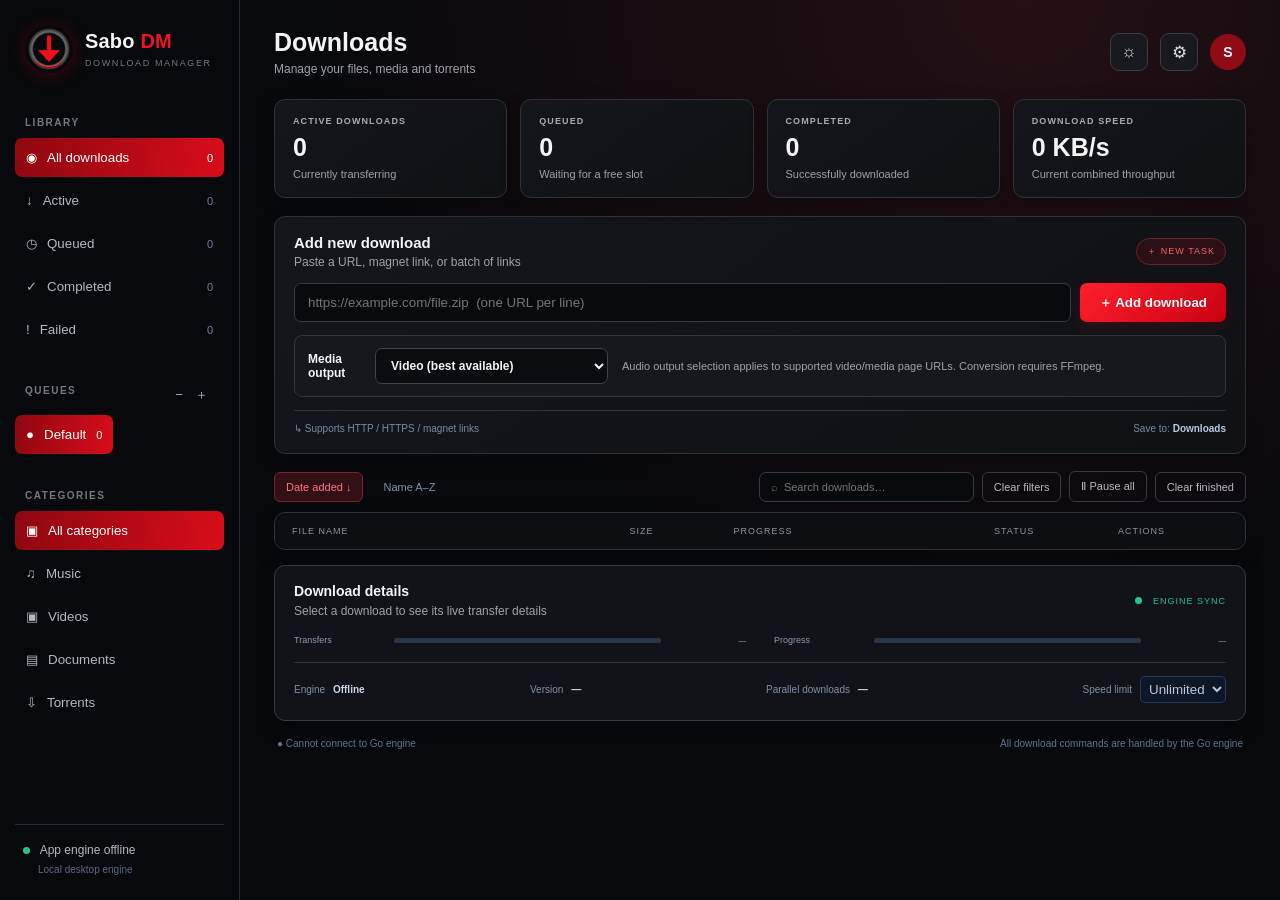
<file: ui-preview/index.html>
<!doctype html>
<html lang="en"><head><meta charset="utf-8"><meta name="viewport" content="width=device-width,initial-scale=1"><title>Sabo DM — Download Manager</title><link rel="stylesheet" href="style.css"></head>
<body>
<div class="app">
  <aside class="sidebar">
    <div class="brand"><img class="brand-logo" src="sabo-logo.png" alt="Sabo DM logo"><div><b><span class="brand-sabo">Sabo</span> <span class="brand-dm">DM</span></b><small>DOWNLOAD MANAGER</small></div></div>
    <div class="navlabel">LIBRARY</div>
    <button class="nav active" data-filter="all">◉ <span>All downloads</span><i id="allCount">0</i></button>
    <button class="nav" data-filter="active">↓ <span>Active</span><i id="activeCount">0</i></button>
    <button class="nav" data-filter="queued">◷ <span>Queued</span><i id="queuedCount">0</i></button>
    <button class="nav" data-filter="done">✓ <span>Completed</span><i id="doneCount">0</i></button>
    <button class="nav" data-filter="failed">! <span>Failed</span><i id="failedCount">0</i></button>
    <div class="navlabel gap">QUEUES <span><button id="deleteQueue" title="Delete selected queue" aria-label="Delete selected queue">−</button><button id="addQueue" title="Create queue" aria-label="Create queue">＋</button></span></div>
    <div id="queuesList"><button class="nav active" data-queue="Default">● <span>Default</span><i>0</i></button></div>
    <div class="navlabel gap">CATEGORIES</div>
    <button class="nav category active" data-category="all">▣ <span>All categories</span></button>
    <button class="nav category" data-category="Music">♫ <span>Music</span></button>
    <button class="nav category" data-category="Videos">▣ <span>Videos</span></button>
    <button class="nav category" data-category="Documents">▤ <span>Documents</span></button>
    <button class="nav category" data-category="Torrents">⇩ <span>Torrents</span></button>
    <div class="sidebar-bottom"><span class="dot"></span> <span id="engineStatus">Connecting to Sabo DM…</span><small>Local desktop engine</small></div>
  </aside>
  <main>
    <div id="downloadTrackers" class="download-trackers" aria-live="polite" aria-label="Live download tracking"></div>
    <div id="downloadNotice" class="download-notice" role="status" aria-live="polite"><img src="sabo-logo.png" alt=""><div class="notice-copy"><strong>Sabo DM</strong><span id="downloadNoticeText">Download started</span><small id="downloadNoticeName"></small></div><button id="downloadNoticeClose" type="button" aria-label="Dismiss">×</button></div>
    <header><div><h1>Downloads</h1><p>Manage your files, media and torrents</p></div>
      <div class="header-actions"><button class="iconbtn" id="theme" title="Toggle theme" aria-label="Toggle theme">☼</button><button class="iconbtn" id="settings" title="Settings" aria-label="Settings">⚙</button><div class="avatar" title="Sabo DM">S</div>
      </div>
    </header>
    <section class="stats"><article><small>ACTIVE DOWNLOADS</small><strong id="statActive">0</strong><span>Currently transferring</span></article><article><small>QUEUED</small><strong id="statQueued">0</strong><span>Waiting for a free slot</span></article><article><small>COMPLETED</small><strong id="statDone">0</strong><span>Successfully downloaded</span></article><article><small>DOWNLOAD SPEED</small><strong id="statSpeed">0 KB/s</strong><span>Current combined throughput</span></article></section>
    <section class="addpanel"><div class="addtitle"><div><h2>Add new download</h2><p>Paste a URL, magnet link, or batch of links</p></div><span class="pill">＋ NEW TASK</span></div><div class="urlrow"><input id="url" placeholder="https://example.com/file.zip  (one URL per line)"/><button id="add" class="primary">＋ Add download</button></div><div class="media-options"><label class="media-label"><span>Media output</span><select id="mediaMode"><option value="video">Video (best available)</option><option value="mp3">Audio · MP3</option><option value="m4a">Audio · M4A</option><option value="aac">Audio · AAC</option><option value="opus">Audio · Opus</option><option value="ogg">Audio · OGG</option><option value="wav">Audio · WAV</option><option value="flac">Audio · FLAC</option><option value="original">Audio · Original format</option></select></label><small>Audio output selection applies to supported video/media page URLs. Conversion requires FFmpeg.</small></div><div class="addfoot"><span>↳ Supports HTTP / HTTPS / magnet links</span><span>Save to: <b id="saveDir">Downloads</b></span></div></section>
    <section class="toolbar"><div class="tabs"><button class="tab selected" id="sortDate">Date added ↓</button><button class="tab" id="sortName">Name A–Z</button></div><div class="tools"><input id="search" placeholder="⌕  Search downloads…"/><button class="smallbtn" id="clear">Clear filters</button><button class="smallbtn" id="pauseAll">Ⅱ Pause all</button><button class="smallbtn" id="clearFinished">Clear finished</button></div></section>
    <section class="download-list" id="list"><div class="listhead"><span>FILE NAME</span><span>SIZE</span><span>PROGRESS</span><span>STATUS</span><span>ACTIONS</span></div><div id="rows"></div></section>
    <section class="detail"><div class="detailhead"><div><h3>Download details</h3><p id="detailText">Select a download to see its live transfer details</p></div><span class="live"><i></i> ENGINE SYNC</span></div><div class="segments"><div><span>Transfers</span><div class="track"><b id="detailTransfer" style="width:0%"></b></div><small id="detailSegmentCount">—</small></div><div><span>Progress</span><div class="track"><b id="detailProgress" style="width:0%"></b></div><small id="detailPercent">—</small></div></div><div class="detailfoot"><span>Engine <b id="engineReady">Checking…</b></span><span>Version <b id="appVersion">—</b></span><span>Parallel downloads <b id="parallelCount">—</b></span><label>Speed limit <select id="speedLimit"><option value="0">Unlimited</option><option value="1024">1 MB/s</option><option value="5120">5 MB/s</option><option value="10240">10 MB/s</option></select></label></div></section>
    <footer><span id="footerStatus">● Connecting to engine…</span><span>All download commands are handled by the Go engine</span></footer>
  </main>
</div>
<div id="settingsPanel" class="modal hidden" role="dialog" aria-modal="true" aria-labelledby="settingsTitle"><div class="modal-card settings-card"><div class="modal-head"><div><h2 id="settingsTitle">Sabo DM Settings</h2><p>Application tools, updates and appearance</p></div><button id="settingsClose" class="windowbtn" aria-label="Close settings">×</button></div>
  <div class="settings-section"><h3>Appearance</h3>
    <label class="setting-row"><span>Theme</span><select id="appearance"><option value="dark">Dark</option><option value="light">Light</option></select></label>
    <label class="setting-row"><span>Language</span><select id="language"><option value="en">English (Primary)</option><option value="ar">العربية</option><option value="fr">Français</option></select></label>
  </div>
  <div class="settings-section"><h3>Media tools</h3><div class="tool-row"><div><b>FFmpeg / FFprobe</b><small id="ffmpegStatus">Checking… — required for MP3, AAC, Opus, WAV and FLAC conversion.</small></div><button id="installFFmpeg" class="smallbtn">Install FFmpeg</button></div><div class="tool-row"><div><b>yt-dlp</b><small id="ytdlpStatus">Checking… — required for supported video and audio sites.</small></div><button id="updateYtDlp" class="smallbtn">Install / Update</button></div></div>
  <div class="settings-section"><h3>Software update</h3><div class="tool-row"><div><b>Update Version</b><small id="updateStatus">Current version: —. Check GitHub for the latest stable release.</small></div><button id="checkUpdate" class="smallbtn">Check for updates</button></div><button id="installUpdate" class="primary hidden">Download and install update</button><a id="releaseLink" target="_blank" rel="noreferrer" class="release-link hidden">View release notes on GitHub ↗</a></div>
  <div class="modal-actions"><button id="settingsDone" class="primary">Done</button></div>
</div></div>
<div id="queuePanel" class="modal hidden" role="dialog" aria-modal="true" aria-labelledby="queueTitle"><div class="modal-card"><div class="modal-head"><h2 id="queueTitle">Create download queue</h2><button id="queueClose" class="windowbtn" aria-label="Close">×</button></div><p>Give this queue a name. You can assign downloads to it from the dashboard.</p><label class="setting-row">Queue name <input id="queueName" maxlength="40" placeholder="For example: Work files"/></label><div class="modal-actions"><button id="queueCancel" class="smallbtn">Cancel</button><button id="queueCreate" class="primary">Create queue</button></div></div></div>
<div id="audioExtractPanel" class="modal hidden" role="dialog" aria-modal="true" aria-labelledby="audioExtractTitle"><div class="modal-card"><div class="modal-head"><div><h2 id="audioExtractTitle">Extract audio from this download?</h2><p id="audioExtractSource">The original file will be preserved.</p></div><button id="audioExtractClose" class="windowbtn" aria-label="Close">×</button></div><label class="setting-row">Audio format and quality<select id="audioExtractPreset"><option value="mp3|Best quality (VBR)">MP3 — Best quality (VBR)</option><option value="mp3|128 kbps">MP3 — 128 kbps</option><option value="mp3|192 kbps">MP3 — 192 kbps</option><option value="mp3|320 kbps">MP3 — 320 kbps</option><option value="m4a|256 kbps">M4A — High quality (256 kbps)</option><option value="m4a|128 kbps">M4A — 128 kbps</option><option value="m4a|192 kbps">M4A — 192 kbps</option><option value="m4a|320 kbps">M4A — 320 kbps</option><option value="aac|256 kbps">AAC — High quality (256 kbps)</option><option value="aac|128 kbps">AAC — 128 kbps</option><option value="aac|192 kbps">AAC — 192 kbps</option><option value="aac|320 kbps">AAC — 320 kbps</option><option value="opus|160 kbps">Opus — High quality (160 kbps)</option><option value="opus|128 kbps">Opus — 128 kbps</option><option value="opus|192 kbps">Opus — 192 kbps</option><option value="opus|256 kbps">Opus — 256 kbps</option><option value="ogg|Best quality (VBR)">OGG Vorbis — Best quality (VBR)</option><option value="ogg|128 kbps">OGG Vorbis — 128 kbps</option><option value="ogg|192 kbps">OGG Vorbis — 192 kbps</option><option value="wav|">WAV — Lossless</option><option value="flac|">FLAC — Lossless</option><option value="wma|128 kbps">WMA — 128 kbps</option><option value="wma|192 kbps">WMA — 192 kbps (Recommended)</option><option value="wma|320 kbps">WMA — 320 kbps</option></select></label><p id="audioExtractProgress" class="audio-progress">The audio will be saved as a separate file. Your downloaded file will not be modified.</p><div class="modal-actions"><button id="audioExtractNo" class="smallbtn">No, thanks</button><button id="audioExtractYes" class="primary">Extract audio</button></div></div></div>
<div id="toast" role="status"></div><script src="app.js"></script>
</body></html>
</file>
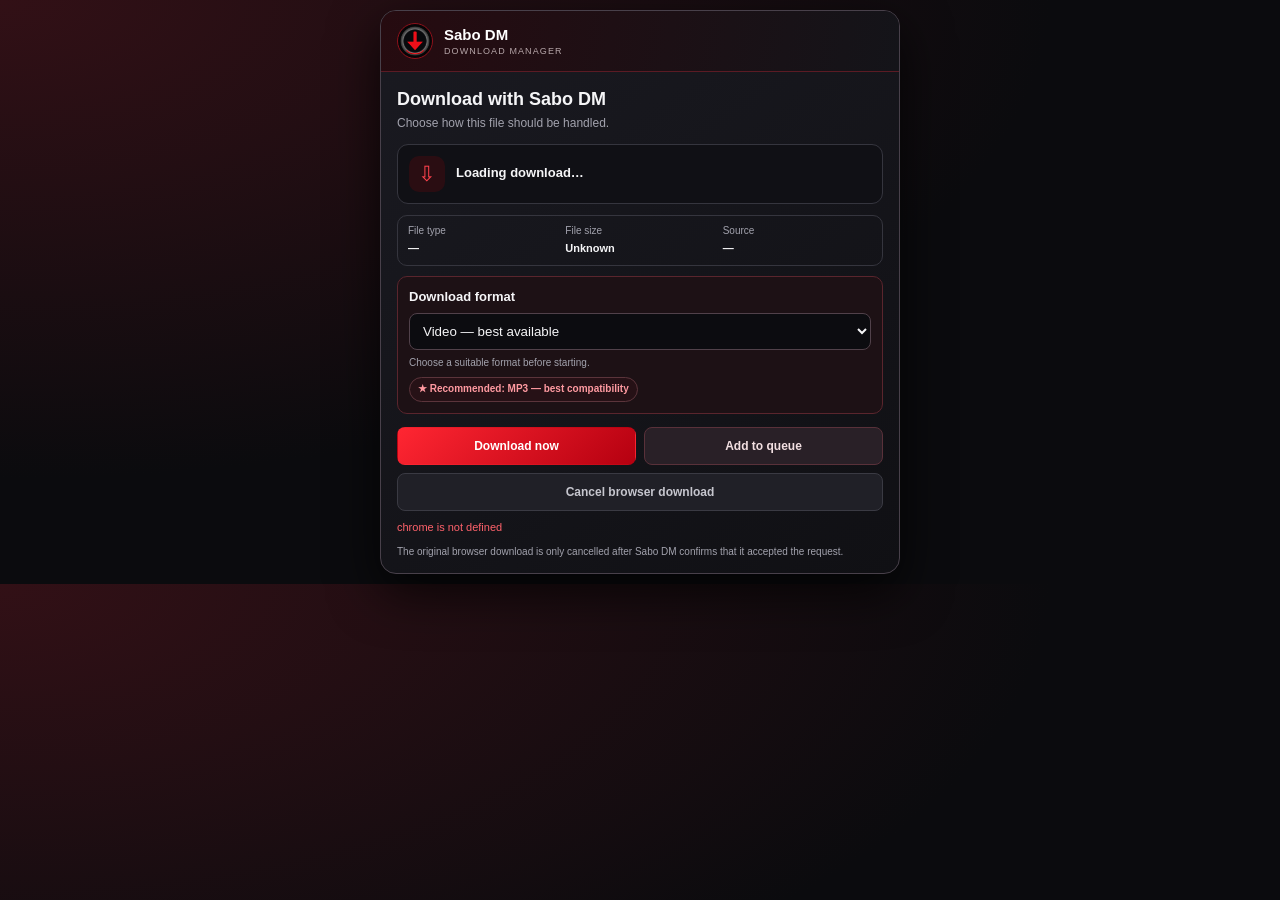
<file: extension/confirm.html>
<!doctype html>
<html lang="en"><head><meta charset="utf-8"><meta name="viewport" content="width=device-width,initial-scale=1"><title>Sabo DM — Add download</title>
<style>
:root{color-scheme:dark;--bg:#0b0b0e;--card:#15151b;--ink:#f5f5f7;--muted:#a2a2ad;--line:#35353e;--red:#ed1522;--red2:#a80814;--green:#20c98b}
*{box-sizing:border-box}body{margin:0;padding:10px;background:radial-gradient(ellipse at top left,#321016,#0b0b0e 58%);color:var(--ink);font:13px/1.45 "Segoe UI",Arial,sans-serif}
.shell{max-width:520px;margin:0 auto;background:linear-gradient(145deg,#1a1a21,#101014);border:1px solid #48404a;border-radius:16px;overflow:hidden;box-shadow:0 18px 50px #000b}
.top{display:flex;align-items:center;gap:11px;padding:12px 16px;background:linear-gradient(100deg,#260b10,#141419);color:white;border-bottom:1px solid #5b1b24}
.logo{width:36px;height:36px;border-radius:50%;background:#050506 url("sabo-logo.png") center/contain no-repeat;border:1px solid #8f111b;display:grid;place-items:center;font-size:0;flex:none}
.brand{font-weight:800;font-size:15px}.tagline{font-size:9px;letter-spacing:1.1px;color:#b6a6a9}
.body{padding:14px 16px}.heading{margin:0 0 3px;font-size:18px}.sub{margin:0 0 12px;color:var(--muted);font-size:12px}
.file{display:flex;gap:11px;align-items:center;padding:11px;border:1px solid var(--line);background:#101015;border-radius:11px;margin-bottom:11px}.file-icon{width:36px;height:36px;flex:none;border-radius:10px;background:#2a0d12;color:#ff424d;display:grid;place-items:center;font-size:21px}.filename{font-weight:700;overflow-wrap:anywhere}.url{font-size:10px;color:var(--muted);overflow-wrap:anywhere;margin-top:3px}
.details{display:grid;grid-template-columns:1fr 1fr 1fr;border:1px solid var(--line);border-radius:10px;padding:8px 10px;gap:8px}.detail-row{display:flex;flex-direction:column;gap:2px;min-width:0}.detail-row span{color:var(--muted);font-size:10px}.detail-row strong{font-size:11px;overflow-wrap:anywhere}
.format{display:none;padding:11px;border:1px solid #5a252d;background:#1d1115;border-radius:10px;margin-top:10px}.format.show{display:block}.format label{display:block;font-weight:700;margin-bottom:6px}.format select{width:100%;padding:9px;border:1px solid #51414a;border-radius:8px;background:#0c0c10;color:var(--ink)}.format-note{color:var(--muted);font-size:10px;margin-top:6px}.recommend{display:inline-flex;align-items:center;gap:5px;margin-top:7px;padding:4px 8px;border:1px solid #5b343b;border-radius:999px;color:#ff9aa1;background:#261116;font-size:10px;font-weight:700}.progress-panel{display:none;margin-top:12px;padding:13px;border:1px solid #63303a;border-radius:12px;background:linear-gradient(135deg,#211116,#121217)}.progress-panel.show{display:block}.progress-head{display:flex;justify-content:space-between;gap:10px;align-items:center}.progress-title{font-weight:800}.progress-percent{color:#ff6670;font-weight:800;font-variant-numeric:tabular-nums}.progress-track{height:9px;margin:11px 0 7px;background:#303039;border-radius:99px;overflow:hidden}.progress-fill{height:100%;width:0;background:linear-gradient(90deg,#a80814,#ff2632);border-radius:99px;transition:width .35s ease}.progress-fill.indeterminate{width:35%;animation:slide 1.1s ease-in-out infinite alternate}@keyframes slide{from{transform:translateX(0)}to{transform:translateX(185%)}}.progress-meta{display:flex;justify-content:space-between;gap:8px;color:var(--muted);font-size:11px}.progress-foot{margin-top:8px;color:var(--muted);font-size:10px}
.actions{display:grid;grid-template-columns:1fr 1fr;gap:8px;margin-top:13px}.actions button{min-height:38px;border:1px solid transparent;border-radius:8px;padding:8px 10px;font:650 12px "Segoe UI",Arial,sans-serif;cursor:pointer}.primary{background:linear-gradient(135deg,#ff2632,#b50010);color:white}.queue{background:#292027;color:#f2dfe1;border-color:#59313a!important}.cancel{grid-column:1/-1;background:#202027;color:#c6c6ce;border-color:#3a3a43!important}.actions button:disabled{opacity:.55;cursor:default}
.status{min-height:18px;margin-top:9px;font-size:11px;overflow-wrap:anywhere}.status.error{color:#ff626b}.status.ok{color:var(--green)}.note{font-size:10px;color:var(--muted);margin:7px 0 0}.spinner{display:inline-block;width:11px;height:11px;border:2px solid #58343a;border-top-color:var(--red);border-radius:50%;animation:spin .7s linear infinite;vertical-align:-2px;margin-right:5px}@keyframes spin{to{transform:rotate(360deg)}}
html[dir=rtl] .top,html[dir=rtl] .file{flex-direction:row-reverse}html[dir=rtl] .detail-row{text-align:right}html[dir=rtl] .filename,html[dir=rtl] .url{text-align:right}
</style></head><body>
<main class="shell"><header class="top"><div class="logo">⇩</div><div><div class="brand">Sabo DM</div><div class="tagline" data-i18n="tagline">DOWNLOAD MANAGER</div></div></header>
<section class="body"><h1 class="heading" data-i18n="title">Download with Sabo DM</h1><p class="sub" data-i18n="subtitle">Choose how this file should be handled.</p>
<div class="file"><div class="file-icon">⇩</div><div style="min-width:0;flex:1"><div class="filename" id="name">Loading download…</div><div class="url" id="url"></div></div></div>
<div class="details"><div class="detail-row"><span data-i18n="type">File type</span><strong id="type">—</strong></div><div class="detail-row"><span data-i18n="size">File size</span><strong id="size">Unknown</strong></div><div class="detail-row"><span data-i18n="source">Source</span><strong id="source">—</strong></div></div>
<div class="format show" id="formatPanel"><label for="mediaOutput" data-i18n="output">Download format</label><select id="mediaOutput"><option value="video" data-format="video">Video — best available</option><option value="mp3" data-format="mp3">MP3 — Recommended</option><option value="m4a" data-format="m4a">M4A — smaller file, good quality</option><option value="aac" data-format="aac">AAC — broad device support</option><option value="opus" data-format="opus">Opus — efficient, modern codec</option><option value="wav" data-format="wav">WAV — uncompressed, large file</option><option value="flac" data-format="flac">FLAC — lossless, larger file</option><option value="ogg" data-format="ogg">OGG (Vorbis) — open format</option><option value="original" data-format="original">Original — keep source format</option></select><div class="format-note" id="formatNote">Choose a suitable format before starting.</div><div class="recommend" id="recommend" data-i18n="recommended">★ Recommended: MP3 — best compatibility</div></div>
<div class="progress-panel" id="progressPanel"><div class="progress-head"><span class="progress-title" id="progressTitle">Download started</span><span class="progress-percent" id="progressPercent">0%</span></div><div class="progress-track"><div class="progress-fill indeterminate" id="progressFill"></div></div><div class="progress-meta"><span id="progressState">Connecting…</span><span id="progressSpeed">—</span></div><div class="progress-foot" id="progressName"></div></div><div class="actions" id="actionButtons"><button id="download" class="primary" data-i18n="download">Download now</button><button id="queue" class="queue" data-i18n="queue">Add to queue</button><button id="cancel" class="cancel" data-i18n="cancel">Cancel browser download</button></div>
<div id="status" class="status" role="status" aria-live="polite"></div><p class="note" data-i18n="note">The original browser download is only cancelled after Sabo DM confirms that it accepted the request.</p>
</section></main><script src="confirm.js"></script></body></html>
</file>
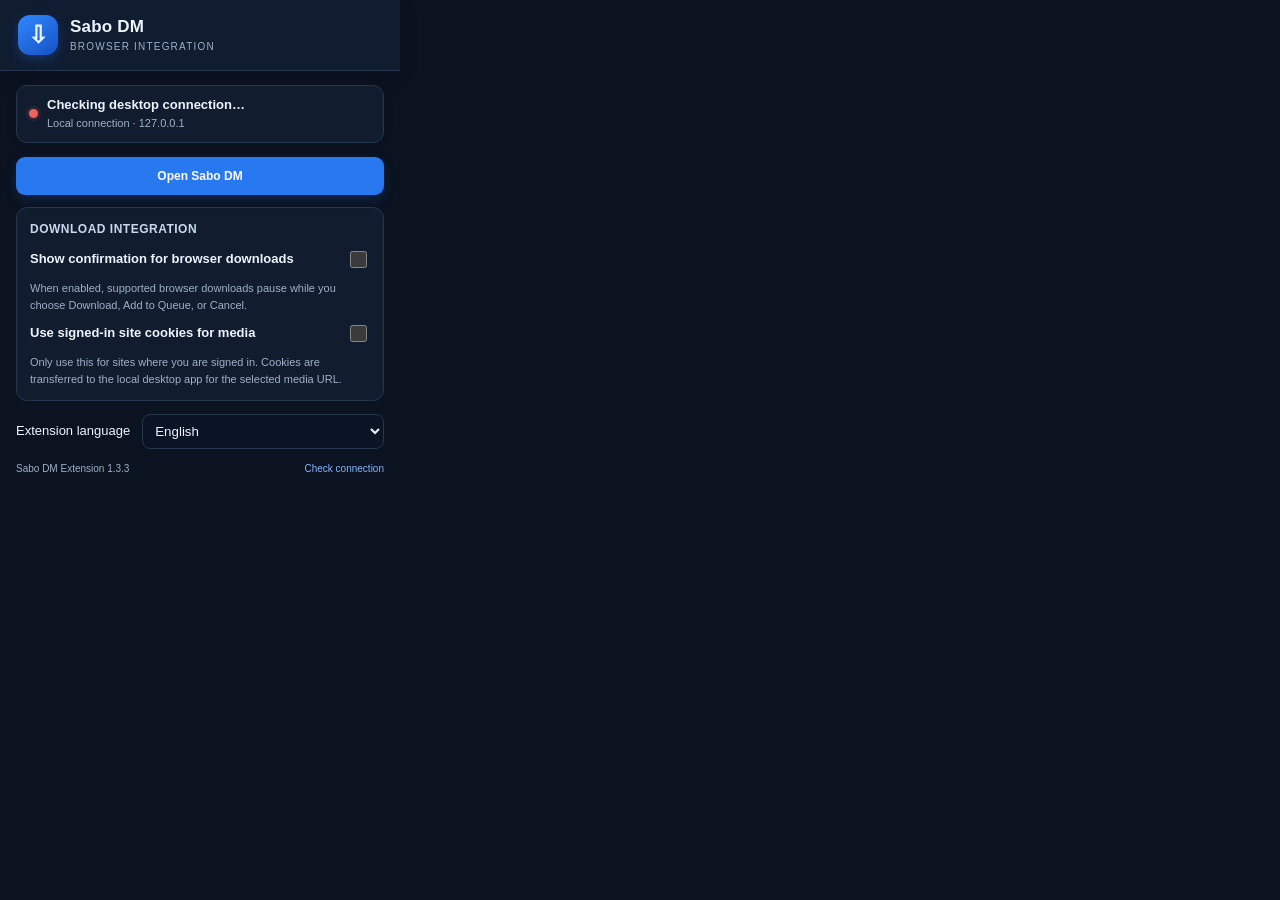
<file: extension/popup.html>
<!doctype html>
<html lang="en">
<head>
  <meta charset="utf-8"><meta name="viewport" content="width=device-width,initial-scale=1">
  <title>Sabo DM Browser Integration</title>
  <style>
    :root{color-scheme:dark;--bg:#0b1220;--panel:#111c2e;--line:#26364f;--text:#edf4ff;--muted:#9fb0c8;--blue:#2878f0;--green:#28c58a;--red:#ef6262}
    *{box-sizing:border-box}body{margin:0;width:400px;background:var(--bg);color:var(--text);font:13px/1.45 "Segoe UI",Arial,sans-serif}
    .head{display:flex;align-items:center;gap:12px;padding:15px 18px;background:#101c30;border-bottom:1px solid var(--line)}
    .logo{width:40px;height:40px;border-radius:12px;background:linear-gradient(145deg,#3188ff,#1551c5);display:grid;place-items:center;font-size:24px;font-weight:800}
    .brand{font-size:17px;font-weight:750;letter-spacing:.2px}.sub{font-size:10px;color:var(--muted);letter-spacing:1.2px}
    .body{padding:14px 16px 16px}.status{display:flex;align-items:center;gap:9px;padding:10px 12px;border:1px solid var(--line);background:var(--panel);border-radius:11px;margin-bottom:14px}
    .dot{width:9px;height:9px;border-radius:50%;background:var(--red);box-shadow:0 0 0 3px #ef62621c}.dot.ok{background:var(--green);box-shadow:0 0 0 3px #28c58a1c}
    .status strong{display:block;font-size:13px}.status small{display:block;color:var(--muted);font-size:11px;margin-top:1px}
    .primary,.secondary{border:0;border-radius:9px;min-height:38px;padding:9px 12px;font:600 12px "Segoe UI",Arial,sans-serif;cursor:pointer}
    .primary{width:100%;background:var(--blue);color:#fff}.secondary{background:#1d2a40;color:var(--text);border:1px solid var(--line)}.primary:hover{filter:brightness(1.1)}button:disabled{opacity:.5;cursor:default}
    .section{margin-top:12px;padding:13px;border:1px solid var(--line);border-radius:11px;background:var(--panel)}.section h3{font-size:12px;margin:0 0 12px;color:#c9d8ee;letter-spacing:.5px;text-transform:uppercase}
    .toggle{display:flex;align-items:center;justify-content:space-between;gap:12px;margin:9px 0}.toggle span{font-weight:600}.hint{font-size:11px;color:var(--muted);line-height:1.5;margin:5px 0 0}
    input[type=checkbox]{accent-color:var(--blue);width:17px;height:17px}
    .lang{display:flex;align-items:center;justify-content:space-between;gap:12px;margin-top:13px}.lang select{min-width:135px;flex:1;background:#0b1424;color:var(--text);border:1px solid var(--line);padding:8px;border-radius:8px}
    .footer{display:flex;justify-content:space-between;align-items:center;margin-top:13px;color:var(--muted);font-size:10px}.link{background:none;border:0;color:#82b7ff;padding:0;cursor:pointer;font:inherit}
    html[dir=rtl] .head,html[dir=rtl] .toggle,html[dir=rtl] .lang{flex-direction:row-reverse}html[dir=rtl] .status{text-align:right}
  .quick{display:flex;gap:8px;margin-bottom:12px}.quick .secondary{flex:1}.section h3{margin-bottom:10px}.hint{max-width:320px}.head{box-shadow:0 5px 18px #0002}.logo{box-shadow:0 4px 12px #2878f044}.status{box-shadow:0 3px 12px #0001}.primary{box-shadow:0 4px 12px #2878f033}
</style>
</head>
<body>
  <header class="head"><div class="logo">⇩</div><div><div class="brand">Sabo DM</div><div class="sub" data-i18n="sub">BROWSER INTEGRATION</div></div></header>
  <main class="body">
    <div class="status"><i id="dot" class="dot"></i><div><strong id="statusTitle">Checking desktop connection…</strong><small id="statusInfo">Local connection · 127.0.0.1</small></div></div>
    <div class="quick"><button id="openApp" class="primary" data-i18n="openApp">Open Sabo DM</button></div>
    <section class="section"><h3 data-i18n="integration">Download integration</h3>
      <label class="toggle"><span data-i18n="takeover">Show confirmation for browser downloads</span><input id="enabled" type="checkbox"></label>
      <p class="hint" data-i18n="takeoverHint">When enabled, supported browser downloads pause while you choose Download, Add to Queue, or Cancel.</p>
      <label class="toggle"><span data-i18n="login">Use signed-in site cookies for media</span><input id="useLogin" type="checkbox"></label>
      <p class="hint" data-i18n="loginHint">Only use this for sites where you are signed in. Cookies are transferred to the local desktop app for the selected media URL.</p>
    </section>
    <div class="lang"><label for="extensionLanguage" data-i18n="language">Extension language</label><select id="extensionLanguage"><option value="en">English</option><option value="ar">العربية</option><option value="fr">Français</option></select></div>
    <div class="footer"><span>Sabo DM Extension 1.3.3</span><button id="recheck" class="link" data-i18n="recheck">Check connection</button></div>
  </main>
  <script src="popup.js"></script>
</body></html>
</file>
<file: ui-preview/style.css>
:root{--bg:#0b1120;--panel:#111a2b;--panel2:#151f32;--line:#243149;--text:#e8eef8;--muted:#8b9ab2;--blue:#2785f5;--green:#10b981;--purple:#8b7cf6}*{box-sizing:border-box}body{margin:0;background:var(--bg);color:var(--text);font:14px 'Segoe UI',Arial,sans-serif}.app{display:grid;grid-template-columns:240px 1fr;min-height:100vh}.sidebar{background:#080e1a;border-right:1px solid var(--line);padding:25px 15px;display:flex;flex-direction:column}.brand{display:flex;align-items:center;gap:12px;padding:0 10px 34px}.logo{width:42px;height:42px;border-radius:13px;background:#10294a;color:#39a0ff;display:grid;place-items:center;font-size:30px;font-weight:700}.brand b{display:block;font-size:19px;letter-spacing:1px}.brand small{font-size:9px;color:#62738e;letter-spacing:1.8px}.navlabel{font-size:10px;font-weight:700;letter-spacing:1.5px;color:#596983;padding:14px 10px 8px;display:flex;justify-content:space-between}.navlabel button{background:none;border:0;color:#9db1cb;cursor:pointer}.nav{height:39px;text-align:left;background:none;border:0;color:#8fa0b9;border-radius:7px;padding:0 11px;margin:2px 0;display:flex;align-items:center;gap:10px;cursor:pointer}.nav span{flex:1}.nav i{font-style:normal;font-size:11px;color:#71839d}.nav.active{background:#14243b;color:#56a7ff}.gap{margin-top:20px}.sidebar-bottom{margin-top:auto;border-top:1px solid var(--line);padding:18px 8px 0;color:#9bb0ca;font-size:12px}.sidebar-bottom small{display:block;color:#596983;padding:7px 0 0 15px}.dot,.live i{display:inline-block;width:7px;height:7px;border-radius:50%;background:var(--green);margin-right:7px}main{padding:28px 34px 16px;max-width:1600px;width:100%;margin:auto}header{display:flex;align-items:center;justify-content:space-between;margin-bottom:23px}h1{font-size:25px;margin:0 0 5px}p{margin:0;color:var(--muted);font-size:12px}.header-actions{display:flex;align-items:center;gap:12px}.iconbtn{background:var(--panel);border:1px solid var(--line);border-radius:9px;color:#b8c7dc;width:38px;height:38px;font-size:17px;cursor:pointer}.avatar{width:36px;height:36px;border-radius:50%;background:#164477;display:grid;place-items:center;color:#cce5ff;font-weight:700}.stats{display:grid;grid-template-columns:repeat(4,1fr);gap:13px;margin-bottom:18px}.stats article,.addpanel,.download-list,.detail{background:var(--panel);border:1px solid var(--line);border-radius:11px}.stats article{padding:16px 18px}.stats small{display:block;color:#8192ac;font-size:9px;letter-spacing:1.1px;font-weight:700}.stats strong{display:block;font-size:25px;margin:7px 0 3px}.stats em{font-size:12px;font-style:normal;color:#a9bad1}.stats span{font-size:11px;color:#73849d}.addpanel{padding:17px 19px;margin-bottom:17px}.addtitle{display:flex;justify-content:space-between;align-items:center;margin-bottom:14px}h2{font-size:15px;margin:0 0 4px}.pill{font-size:9px;letter-spacing:1px;color:#42a3ff;border:1px solid #244c79;background:#102844;border-radius:20px;padding:6px 10px}.urlrow{display:flex;gap:9px}.urlrow input,.tools input{background:#0b1424;border:1px solid #293a55;border-radius:7px;color:var(--text);padding:11px 13px;outline:none}.urlrow input{flex:1}.primary{border:0;background:#1478e8;color:white;border-radius:7px;padding:0 19px;font-weight:600;cursor:pointer}.addfoot{display:flex;justify-content:space-between;color:#788ba6;font-size:10px;margin-top:12px}.addfoot b{color:#b8c9df}.addfoot a{color:#4da5ff;text-decoration:none}.toolbar{display:flex;justify-content:space-between;align-items:center;margin:17px 0 10px}.tabs,.tools{display:flex;align-items:center;gap:8px}.tab,.smallbtn{background:none;border:1px solid transparent;color:#8192aa;padding:8px 11px;border-radius:6px;font-size:11px;cursor:pointer}.tab.selected{background:#162b46;color:#6cb5ff;border-color:#23486f}.tools input{width:215px;padding:8px 11px;font-size:11px}.smallbtn{border-color:var(--line)}.download-list{overflow:hidden}.listhead,.download-row{display:grid;grid-template-columns:minmax(180px,2.1fr) 90px minmax(180px,1.6fr) 110px 110px;gap:14px;align-items:center;padding:13px 17px}.listhead{font-size:9px;letter-spacing:1px;color:#72849e;background:#0e1727}.download-row{border-top:1px solid #1e2b40;font-size:11px}.file{display:flex;align-items:center;gap:10px;min-width:0}.fileicon{width:32px;height:32px;display:grid;place-items:center;border-radius:8px;background:#172e4a;color:#57aaff;font-size:16px}.filename{white-space:nowrap;overflow:hidden;text-overflow:ellipsis;font-weight:600}.sub{display:block;color:#71839d;font-size:9px;margin-top:4px}.size{color:#9cacc2}.progressline{height:5px;background:#28364c;border-radius:9px;overflow:hidden;margin-bottom:6px}.progressline b{display:block;height:100%;background:linear-gradient(90deg,#167ce8,#25a5ff);border-radius:9px}.pct{font-size:9px;color:#8fa3bf}.status{color:#5ab3ff}.status.done{color:#24c58b}.status.queued{color:#eab65c}.actions{display:flex;gap:5px}.actions button{background:#17243a;border:1px solid #2a3a55;color:#a8bdd7;border-radius:5px;padding:5px 8px;cursor:pointer}.detail{margin-top:15px;padding:17px 19px}.detailhead{display:flex;justify-content:space-between;align-items:center;margin-bottom:17px}h3{font-size:14px;margin:0 0 5px}.live{font-size:9px;color:#26c18b;letter-spacing:1px}.segments{display:grid;grid-template-columns:1fr 1fr;gap:13px 28px}.segments>div{display:grid;grid-template-columns:90px 1fr 75px;align-items:center;gap:10px;font-size:9px;color:#899bb4}.segments small{text-align:right;color:#9eafc6}.track{height:5px;background:#29364a;border-radius:9px;overflow:hidden}.track b{height:100%;display:block;background:#1689f8}.detailfoot{display:flex;justify-content:space-between;border-top:1px solid var(--line);margin-top:17px;padding-top:13px;color:#7f91aa;font-size:10px}.detailfoot b{color:#c8d5e7;margin-left:5px}.detailfoot select{background:#0d1728;color:#b8c9df;border:1px solid #2a3a55;border-radius:5px;padding:4px}footer{display:flex;justify-content:space-between;color:#61738d;font-size:10px;padding:17px 3px}#toast{position:fixed;bottom:22px;right:24px;background:#173a31;border:1px solid #21634f;color:#a6f1d6;padding:11px 16px;border-radius:8px;opacity:0;transform:translateY(8px);transition:.2s;pointer-events:none}#toast.show{opacity:1;transform:none}.light{--bg:#edf2f8;--panel:#fff;--panel2:#f5f8fc;--line:#d9e2ee;--text:#1b2a40;--muted:#65758c}.light .sidebar{background:#e4ebf4}.light .nav{color:#5d6e86}.light .nav.active{background:#d8e8fa}.light .urlrow input,.light .tools input,.light .detailfoot select{background:#f5f8fc;color:#253750}.light .listhead{background:#f1f5fa}.light .download-row{border-color:#e6ebf2}.light .track,.light .progressline{background:#dce5f0}
@media(max-width:950px){.app{grid-template-columns:190px 1fr}.sidebar{padding:16px 10px}main{padding:20px 16px}.stats{grid-template-columns:repeat(2,1fr)}.listhead,.download-row{grid-template-columns:minmax(140px,2fr) 70px minmax(120px,1fr) 90px 80px;gap:7px;padding:11px}.detailfoot{flex-wrap:wrap;gap:12px}}@media(max-width:700px){.app{grid-template-columns:1fr}.sidebar{display:none}.toolbar{align-items:flex-start;gap:10px;flex-direction:column}.tools{width:100%}.tools input{flex:1}.listhead{display:none}.download-row{grid-template-columns:1fr 70px}.download-row>*:nth-child(3),.download-row>*:nth-child(4){grid-column:1/-1}.actions{justify-content:flex-end}.segments{grid-template-columns:1fr}.addfoot{gap:8px;flex-direction:column}}

.segment-mini{display:flex;gap:2px;margin-top:6px;height:4px;max-width:250px}.segment-mini i{display:block;position:relative;flex:1;min-width:2px;background:#29384e;border-radius:3px;overflow:hidden}.segment-mini i b{display:block;height:100%;background:#16c784;border-radius:3px}.light .segment-mini i{background:#d8e2ef}


/* Native desktop window controls hosted inside the WebView2 dashboard. */
.modal{position:fixed;inset:0;z-index:1000;background:#07101dcc;display:flex;align-items:center;justify-content:center;padding:20px}
.modal.hidden{display:none}
.modal-card{width:min(440px,100%);background:var(--panel);color:var(--text);border:1px solid var(--line);border-radius:16px;padding:22px;box-shadow:0 24px 80px #0008}
.modal-head{display:flex;align-items:center;justify-content:space-between;gap:12px}
.modal-head h2{margin:0;font-size:19px}
.modal-card p{color:var(--muted);font-size:13px}
.setting-row{display:flex;justify-content:space-between;align-items:center;gap:12px;margin:22px 0}
.setting-row select{background:var(--surface);color:var(--text);border:1px solid var(--line);border-radius:8px;padding:8px}
.modal-actions{display:flex;justify-content:flex-end}



/* v1.3.1 visual cleanup: consistent surfaces, spacing and readable controls. */
:root{--surface:var(--panel2);--surface-hover:#20314a}
.media-options{display:grid;grid-template-columns:minmax(210px,300px) minmax(240px,1fr);align-items:center;gap:14px;margin-top:13px;padding:12px 13px;background:var(--panel2);border:1px solid var(--line);border-radius:8px}
.media-options label{display:flex;align-items:center;gap:12px;min-width:0;color:var(--text);font-size:12px;font-weight:600}
.media-options select{min-width:0;width:100%;background:#0b1424;color:var(--text);border:1px solid #344762;border-radius:7px;padding:9px 32px 9px 11px;font:inherit;line-height:1.35;accent-color:var(--blue)}
.media-options small{display:block;color:var(--muted);font-size:11px;line-height:1.5}
.light .media-options{background:#f3f6fb}
.light .media-options select{background:#fff;color:#1b2a40;border-color:#cbd7e6}
.addfoot{margin-top:13px;padding-top:10px;border-top:1px solid var(--line);line-height:1.5}
.settings-card{width:min(620px,calc(100vw - 32px));max-height:min(82vh,760px);overflow:auto;padding:24px;display:flex;flex-direction:column;gap:16px}
.settings-card .modal-head{padding-bottom:14px;border-bottom:1px solid var(--line)}
.settings-card .modal-head p{margin-top:5px;line-height:1.5}
.settings-section{background:var(--panel2);border:1px solid var(--line);border-radius:11px;padding:16px;display:flex;flex-direction:column;gap:12px}
.settings-section h3{font-size:12px;letter-spacing:.04em;text-transform:uppercase;color:var(--muted);margin:0 0 2px}
.setting-row{margin:0;min-height:42px;padding:9px 0;border-bottom:1px solid var(--line);font-size:13px;color:var(--text)}
.setting-row:last-child{border-bottom:0}
.setting-row select,.setting-row input{min-width:160px;max-width:240px;background:var(--panel);color:var(--text);border:1px solid #354966;border-radius:8px;padding:9px 11px;font:inherit}
.tool-row{display:flex;align-items:center;justify-content:space-between;gap:16px;padding:12px 0;border-bottom:1px solid var(--line)}
.tool-row:last-child{border-bottom:0}
.tool-row>div{display:flex;flex:1;min-width:0;flex-direction:column;gap:5px}
.tool-row b{font-size:13px;color:var(--text)}
.tool-row small{font-size:11px;line-height:1.5;color:var(--muted)}
.settings-card .smallbtn{flex:0 0 auto;color:var(--text);border-color:#3a4e6b;background:var(--panel);padding:9px 12px;font-size:12px}
.settings-card .smallbtn:hover,.setting-row select:focus,.media-options select:focus{border-color:var(--blue);outline:2px solid #2785f522}
.settings-card .primary{min-height:38px;padding:0 16px}
.settings-card #installUpdate{align-self:flex-start}
.release-link{font-size:12px;color:#55a7ff;text-decoration:none;margin-top:-5px}
.modal-actions{padding-top:4px}
.detailfoot{display:grid;grid-template-columns:repeat(4,minmax(0,1fr));gap:12px;align-items:center;line-height:1.5}
.detailfoot>span,.detailfoot>label{min-width:0;white-space:nowrap}
.detailfoot label{display:flex;align-items:center;gap:8px;justify-content:flex-end}
.detailfoot select{max-width:130px}
[dir="rtl"]{direction:rtl}
[dir="rtl"] .sidebar{border-right:0;border-left:1px solid var(--line)}
[dir="rtl"] .nav{text-align:right}
[dir="rtl"] .addfoot{flex-direction:row}
[dir="rtl"] .settings-card .tool-row{flex-direction:row}
[dir="rtl"] .detailfoot label{justify-content:flex-start}
@media(max-width:900px){.media-options{grid-template-columns:1fr}.detailfoot{grid-template-columns:repeat(2,minmax(0,1fr))}}
@media(max-width:600px){.settings-card{padding:16px}.tool-row{align-items:flex-start;flex-direction:column}.settings-card .smallbtn{align-self:flex-start}.detailfoot{grid-template-columns:1fr}.detailfoot label{justify-content:space-between}}

/* Adaptive viewport layout: no outer page scrollbar; content scrolls only when needed. */
html,body{width:100%;height:100%;min-height:0;overflow:hidden}.app{height:100dvh;min-height:0;max-height:100dvh;overflow:hidden}.sidebar{height:100%;min-height:0;overflow-y:auto;overscroll-behavior:contain}main{height:100%;min-height:0;overflow-y:auto;overflow-x:hidden;overscroll-behavior:contain;padding-bottom:14px}
@media(max-height:760px){main{padding-top:14px;padding-bottom:10px}.brand{padding-bottom:18px}.stats article{padding:11px 14px}.addpanel{padding:13px 15px;margin-bottom:10px}.detail{padding:12px 15px;margin-top:10px}.toolbar{margin:10px 0 7px}.detailfoot{margin-top:10px;padding-top:9px}}
@media(max-width:950px){.app{grid-template-columns:190px minmax(0,1fr)}main{min-width:0}.listhead,.download-row{grid-template-columns:minmax(120px,2fr) 65px minmax(100px,1fr) 80px 75px}}
@media(max-width:700px){.app{grid-template-columns:1fr}.sidebar{display:none}main{padding:14px 12px;overflow-y:auto}.stats{grid-template-columns:repeat(2,minmax(0,1fr))}.urlrow{flex-wrap:wrap}.urlrow input{min-width:0;flex-basis:100%}.urlrow .primary{min-height:38px}.toolbar{flex-wrap:wrap}.tools{flex-wrap:wrap}.tools input{min-width:0;width:100%}}

/* Sabo DM v1.3.4 — unified black / red visual identity */
:root{
 --bg:#08090d;--panel:#111216;--panel2:#191a20;--line:#303139;
 --text:#f4f4f6;--muted:#a1a1aa;--blue:#ed101b;--green:#18b879;--purple:#d91b2b;
 --accent:#ed101b;--accent-soft:#351015;--accent-border:#78212a;
}
body{background:radial-gradient(ellipse at 80% 0%,#241015 0%,#08090d 48%);color:var(--text)}
.sidebar{background:#08090c;border-right-color:#292a30}
.brand{gap:12px;padding-bottom:30px}
.brand-logo{width:48px;height:48px;object-fit:contain;filter:drop-shadow(0 2px 8px #c9001850)}
.brand b{font-size:20px;letter-spacing:.2px}
.brand-sabo{color:#f5f5f6}.brand-dm{color:#f01420}
.brand small{color:#777780;letter-spacing:1.6px}
.logo{background:#17181d;color:#f01420}
.nav{color:#b7b7c0}
.nav.active{background:linear-gradient(100deg,#8e0710,#d90d19);color:#fff}
.nav.active i{color:#fff}
.nav:hover,.iconbtn:hover,.smallbtn:hover{border-color:#a8202b;color:#fff}
.navlabel{color:#777780}
.stats article,.addpanel,.download-list,.detail{background:linear-gradient(145deg,#15161b,#101115);border-color:#303139;box-shadow:0 5px 18px #0004}
.stats small{color:#aaaab3}
.stats em,.stats span{color:#a0a0aa}
.pill{color:#ff626a;border-color:#72202a;background:#2b1015}
.urlrow input,.tools input{background:#090a0e;border-color:#393a43;color:#fff}
.urlrow input:focus,.tools input:focus,select:focus{border-color:#ef1a25;box-shadow:0 0 0 2px #ef1a2520}
.primary{background:linear-gradient(135deg,#ff202c,#c90012);color:#fff;box-shadow:0 4px 12px #b0001c35}
.primary:hover{filter:brightness(1.12)}
.addfoot a{color:#ff535d}
.tab.selected{background:#321116;color:#ff737a;border-color:#76232d}
.smallbtn{border-color:#393a43;color:#b8b8c0}
.listhead{background:#0d0e12;color:#92929c}
.download-row{border-top-color:#292a31}
.fileicon{background:#2a1116;color:#ff626a}
.progressline b{background:linear-gradient(90deg,#b90012,#ff303b)}
.status{color:#ff626a}
.status.done{color:#22c88a}
.status.queued{color:#f0b54a}
.actions button,.iconbtn{background:#191a20;border-color:#3b3c45;color:#e0e0e5}
.avatar{background:#8f0c17;color:#fff}
.detail,.settings-modal,.modal{background:#121318;border-color:#383941}
button,select{accent-color:#ed101b}
.sidebar-bottom{border-color:#292a30;color:#b8b8c0}
.dot,.live i{background:#20c98b}
.media-options{background:#17181e;border-color:#34353d}
.media-label select,select{background:#0b0c10;color:#f2f2f4;border-color:#41424a}
@media(max-height:760px){
 main{padding:16px 20px 10px}
 .brand{padding-bottom:18px}
 .stats article{padding:11px 14px}
 .addpanel{padding:13px 15px;margin-bottom:10px}
 .toolbar{margin:10px 0 7px}
 .detail{padding:12px 15px;margin-top:10px}
}
@media(max-width:900px){
 .app{grid-template-columns:205px minmax(0,1fr)}
 main{padding:18px 16px}
 .stats{grid-template-columns:repeat(2,minmax(0,1fr))}
 .listhead,.download-row{grid-template-columns:minmax(120px,2fr) 70px minmax(90px,1fr) 80px 70px;gap:8px;padding:10px}
}

/* Keep the native window viewport stable; scroll only the content pane if needed. */
html,body{height:100%;min-height:0;overflow:hidden}
.app{height:100dvh;min-height:0;max-height:100dvh;overflow:hidden}
.sidebar{height:100%;min-height:0;overflow-y:auto;overscroll-behavior:contain}
main{height:100%;min-height:0;overflow-y:auto;overflow-x:hidden;overscroll-behavior:contain;padding-bottom:16px}
@media(max-height:720px){
 main{padding-top:12px;padding-bottom:8px}
 .brand{padding-bottom:14px}
 .stats article{padding:10px 12px}
 .addpanel{padding:11px 13px;margin-bottom:8px}
 .toolbar{margin:8px 0 6px}
 .download-row,.listhead{padding-top:9px;padding-bottom:9px}
}
@media(max-width:760px){
 .app{grid-template-columns:1fr}
 .sidebar{display:none}
 main{padding:14px 12px;overflow-y:auto}
 .stats{grid-template-columns:repeat(2,minmax(0,1fr))}
 .urlrow{flex-wrap:wrap}
 .urlrow input{min-width:0;flex:1 1 100%}
 .urlrow .primary{min-height:40px}
 .toolbar,.tools{flex-wrap:wrap}
 .tools input{width:100%;min-width:0}
 .listhead,.download-row{grid-template-columns:minmax(110px,2fr) 60px minmax(80px,1fr) 70px}
 .listhead>:nth-child(5),.download-row>:nth-child(5){display:none}
}

/* v1.3.5 fixes: embedded brand mark and compact IDM-style start notification. */
.download-notice{position:fixed;z-index:1200;right:24px;bottom:24px;width:min(390px,calc(100vw - 32px));display:flex;align-items:center;gap:12px;padding:13px 14px;background:linear-gradient(135deg,#1b1115,#101115);border:1px solid #9e1b27;border-radius:14px;box-shadow:0 18px 55px #000b;opacity:0;transform:translateY(16px) scale(.98);pointer-events:none;transition:opacity .2s,transform .2s}
.download-notice.show{opacity:1;transform:none;pointer-events:auto}
.download-notice>img{width:42px;height:42px;object-fit:contain;flex:none;border-radius:50%;background:#08090c}
.notice-copy{display:flex;flex-direction:column;gap:3px;min-width:0;flex:1}.notice-copy strong{font-size:13px;color:#fff}.notice-copy span{font-size:12px;color:#ff555f}.notice-copy small{font-size:11px;color:#b5b5bd;white-space:nowrap;overflow:hidden;text-overflow:ellipsis}
.download-notice button{width:26px;height:26px;border:1px solid #414149;border-radius:7px;background:#24242b;color:#eee;cursor:pointer}
.brand-logo{display:block;flex:none;background:#08090c;border-radius:50%;object-fit:contain;image-rendering:auto}

.audio-progress{padding:10px 0;color:var(--muted);font-size:12px}.setting-row select{max-width:100%}


/* v1.3.13 — independent live download tracker cards */
.download-trackers{position:fixed;z-index:1190;top:auto;bottom:18px;right:18px;width:min(390px,calc(100vw - 28px));max-height:45vh;overflow:auto;display:flex;flex-direction:column;gap:10px;pointer-events:none}
.tracker-card{pointer-events:auto;background:linear-gradient(145deg,#1b171b,#101115);border:1px solid #75232b;border-radius:12px;padding:12px 13px;box-shadow:0 14px 42px #000a;color:#f4f4f6;min-width:0}
.tracker-head{display:flex;align-items:center;justify-content:space-between;margin-bottom:8px}.tracker-brand{display:flex;align-items:center;gap:7px;color:#ff626a;font-size:10px;font-weight:700;letter-spacing:.6px;text-transform:uppercase}.tracker-brand img{width:22px;height:22px;object-fit:contain;border-radius:50%;background:#08090c}.tracker-dismiss{border:1px solid #414149;background:#24242b;color:#eee;border-radius:6px;width:23px;height:23px;cursor:pointer}
.tracker-name{display:block;font-size:12px;white-space:nowrap;overflow:hidden;text-overflow:ellipsis;margin-bottom:7px}.tracker-meta,.tracker-numbers{display:flex;justify-content:space-between;gap:10px;color:#b6b6c0;font-size:10px;margin:5px 0}.tracker-progress{height:6px;background:#303038;border-radius:8px;overflow:hidden;margin:8px 0 5px}.tracker-progress b{height:100%;display:block;background:linear-gradient(90deg,#b90012,#ff303b);border-radius:8px}.tracker-destination{font-size:9px;color:#8e8e98;white-space:nowrap;overflow:hidden;text-overflow:ellipsis;margin-top:7px}.tracker-filepath{max-width:100%;margin-top:3px}.tracker-actions{display:flex;gap:6px;justify-content:flex-end;margin-top:10px;flex-wrap:wrap}.tracker-actions button{border:1px solid #45454e;background:#22232a;color:#f2f2f4;border-radius:6px;padding:6px 8px;font-size:10px;cursor:pointer}.tracker-actions button:disabled{opacity:.4;cursor:not-allowed}.tracker-actions .tracker-cancel{color:#ff858b;border-color:#76232d}.tracker-card.is-done{border-color:#1c7956}.tracker-card.is-done .tracker-progress b{background:#18b879}.tracker-card.is-failed{border-color:#9b4b26}
[dir="rtl"] .download-trackers{right:18px;left:auto}.light .tracker-card{background:#fff;color:#20232a;border-color:#c75b63}.light .tracker-meta,.light .tracker-numbers,.light .tracker-destination{color:#5d6470}.light .tracker-actions button{background:#f2f3f5;color:#252830;border-color:#c9cbd1}
@media(max-width:600px){.download-trackers{bottom:8px;right:8px;left:8px;width:auto;max-height:38vh}.tracker-card{padding:10px}.tracker-actions button{padding:6px}}

/* Dedicated Download Tracker WebView window. */
body:not(.tracker-mode) #downloadTrackers{display:none!important}
body.tracker-mode{background:#090b10!important;overflow:hidden!important}
body.tracker-mode .app{display:block!important;width:100vw;height:100vh;min-height:0;max-height:100vh;overflow:hidden!important;background:transparent!important}
body.tracker-mode .sidebar{display:none!important}
body.tracker-mode main{display:block!important;width:100%;height:100%;min-height:0;max-height:100vh;padding:12px!important;overflow:auto!important;background:transparent!important}
body.tracker-mode main>*:not(#downloadTrackers){display:none!important}
body.tracker-mode #downloadTrackers{position:static!important;display:flex!important;width:100%!important;max-height:none!important;overflow:visible!important;gap:10px;pointer-events:auto}
body.tracker-mode .tracker-card{width:100%;box-sizing:border-box}
body.tracker-mode .tracker-dismiss{display:none}

/* Audio extraction is offered only inside the dedicated per-file tracker window. */
body:not(.tracker-mode) #audioExtractPanel{display:none!important}
</file>
